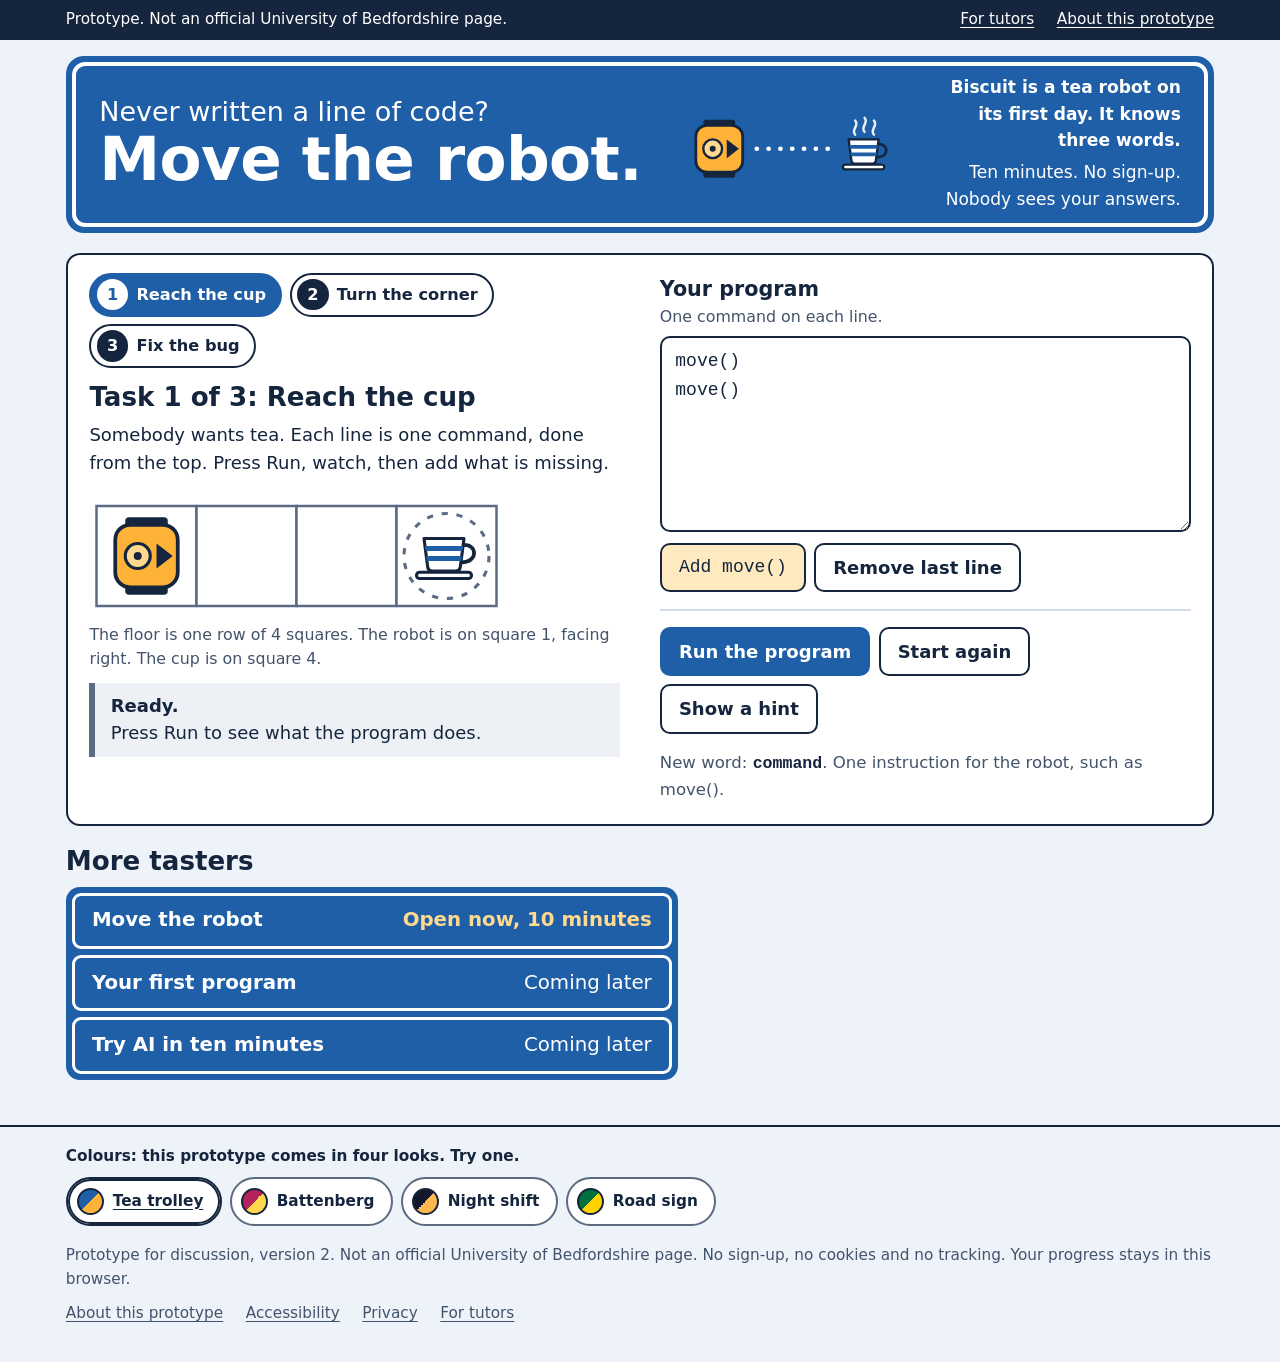
<file: tech-taster/index.html>
<!DOCTYPE html>
<html lang="en-GB">
<head>
  <meta charset="utf-8">
  <meta name="viewport" content="width=device-width, initial-scale=1">
  <title>Move the robot: a ten-minute tech taster (prototype)</title>
  <meta name="description" content="Never written a line of code? Send a tea robot across the room with a few commands. Ten minutes, no sign-up. A prototype for discussion.">
  <meta name="robots" content="noindex">
  <link rel="icon" href="data:image/svg+xml,%3Csvg xmlns='http://www.w3.org/2000/svg' viewBox='0 0 64 64'%3E%3Crect width='64' height='64' rx='14' fill='%231f5fa8'/%3E%3Crect x='14' y='14' width='36' height='36' rx='9' fill='%23ffb238'/%3E%3Cpath d='M30 22l14 10-14 10z' fill='%2314253d'/%3E%3C/svg%3E">
  <link rel="stylesheet" href="css/site.css">
  <script src="js/look.js"></script>
</head>
<body>
  <a class="skip" href="#main">Skip to the task</a>

  <header class="strip">
    <div class="wrap strip-inner">
      <p>Prototype. Not an official University of Bedfordshire page.</p>
      <nav aria-label="About this site">
        <a href="tutors.html">For tutors</a>
        <a href="about.html">About this prototype</a>
      </nav>
    </div>
  </header>

  <main id="main" class="wrap page" tabindex="-1">

    <section class="sign" aria-labelledby="page-title">
      <div class="sign-face">
        <h1 id="page-title">
          <span class="sign-ask">Never written a line of code?</span>
          <span class="sign-do">Move the robot.</span>
        </h1>

        <!-- A picture of the story: the robot, the way across the room, and the cup. -->
        <svg class="sign-picture" viewBox="0 0 240 92" aria-hidden="true" focusable="false">
          <path class="sign-route" d="M 84 52 H 160"/>
          <g transform="translate(44 52)">
            <rect class="robot-wheel" x="-17" y="-31" width="34" height="9" rx="3"/>
            <rect class="robot-wheel" x="-17" y="22" width="34" height="9" rx="3"/>
            <rect class="robot-body" x="-25" y="-25" width="50" height="50" rx="12"/>
            <circle class="robot-lid" cx="-7" cy="0" r="10"/>
            <circle class="robot-knob" cx="-7" cy="0" r="3.2"/>
            <path class="robot-nose" d="M 8 -10 L 21 0 L 8 10 Z"/>
          </g>
          <g transform="translate(198 50)">
            <rect class="cup-saucer" x="-22" y="19" width="44" height="5" rx="2.5"/>
            <path class="cup-handle" d="M 16 -3 C 27 -3 27 11 14.4 11"/>
            <path class="cup-body" d="M -16 -8 H 16 L 13 15 Q 12.6 18 9.6 18 H -9.6 Q -12.6 18 -13 15 Z"/>
            <path class="cup-stripe" d="M -15.2 -2 H 15.2 L 14.7 2 H -14.7 Z"/>
            <path class="cup-stripe" d="M -14.2 6 H 14.2 L 13.7 10 H -13.7 Z"/>
            <g class="steam">
              <path d="M -9 -13 c -5 -5 5 -10 0 -15"/>
              <path d="M 1 -16 c -5 -5 5 -10 0 -15"/>
              <path d="M 11 -13 c -5 -5 5 -10 0 -15"/>
            </g>
          </g>
        </svg>

        <div class="sign-side">
          <p class="sign-story">Biscuit is a tea robot on its first day. It knows three words.</p>
          <p class="sign-promise">Ten minutes. No sign-up. Nobody sees your answers.</p>
        </div>
      </div>
    </section>

    <noscript>
      <p class="notice">This taster needs JavaScript to move the robot. Turn JavaScript on in your browser, then load the page again.</p>
    </noscript>

    <section class="bench" aria-labelledby="task-title">

      <div class="bench-see">
        <nav class="steps" aria-label="Tasks">
          <ol id="steps"></ol>
        </nav>
        <h2 id="task-title" tabindex="-1"></h2>
        <p id="task-intro"></p>
        <div id="world" class="world"></div>
        <p id="world-description" class="world-description"></p>
        <div id="result" class="result" role="status">
          <strong id="result-title"></strong>
          <span id="result-detail"></span>
          <span id="trace" class="trace" aria-hidden="true"></span>
        </div>
        <button type="button" id="next" class="button button-main button-next" hidden></button>
      </div>

      <div class="bench-do">
        <label for="code">Your program</label>
        <p id="code-help" class="help">One command on each line.</p>
        <textarea id="code" class="code-box" rows="6" spellcheck="false" autocapitalize="off" autocomplete="off" autocorrect="off" aria-describedby="code-help"></textarea>
        <div class="adders" role="group" aria-label="Change the program without typing">
          <span id="adder-buttons"></span>
          <button type="button" id="remove-last" class="button">Remove last line</button>
        </div>
        <p id="note" class="visually-hidden" role="status"></p>
        <div class="actions">
          <button type="button" id="run" class="button button-main">Run the program</button>
          <button type="button" id="reset" class="button">Start again</button>
          <button type="button" id="hint" class="button">Show a hint</button>
        </div>
        <p id="hint-text" class="hint" role="status" hidden></p>
        <p class="word">New word: <strong id="word-term"></strong>. <span id="word-meaning"></span></p>
        <p id="real-life" class="real-life" role="status" hidden></p>
      </div>

    </section>

    <section id="finish" class="finish" aria-labelledby="finish-title" hidden>
      <h2 id="finish-title" tabindex="-1">You wrote three programs.</h2>
      <p>Biscuit delivered every cup, and you did the thinking. You gave a machine instructions in a language it understands. You found a bug and you fixed it. Every programmer started the same way.</p>
      <h3>Three words you now know</h3>
      <dl class="words">
        <div>
          <dt>command</dt>
          <dd>One instruction, such as <code>move()</code>.</dd>
        </div>
        <div>
          <dt>program</dt>
          <dd>A list of commands. The computer does them in order, from the top.</dd>
        </div>
        <div>
          <dt>bug</dt>
          <dd>A mistake in a program. Finding and fixing it is called debugging.</dd>
        </div>
      </dl>
      <h3>What next</h3>
      <p class="placeholder">This part is a placeholder. In a real version your next step would go here: course information, an open day, or a route through a local college.</p>
      <button type="button" id="again" class="button">Do the tasks again</button>
    </section>

    <section class="routes" aria-labelledby="routes-title">
      <h2 id="routes-title">More tasters</h2>
      <ul class="fingerpost">
        <li><span class="route-name">Move the robot</span> <span class="route-state route-open">Open now, 10 minutes</span></li>
        <li><span class="route-name">Your first program</span> <span class="route-state">Coming later</span></li>
        <li><span class="route-name">Try AI in ten minutes</span> <span class="route-state">Coming later</span></li>
      </ul>
    </section>

  </main>

  <footer class="foot">
    <div class="wrap">
      <div class="looks" role="group" aria-labelledby="looks-title">
        <p id="looks-title" class="looks-title">Colours: this prototype comes in four looks. Try one.</p>
        <button type="button" class="look-choice" data-look-choice="tea" aria-pressed="true"><span class="swatch swatch-tea" aria-hidden="true"></span>Tea trolley</button>
        <button type="button" class="look-choice" data-look-choice="battenberg" aria-pressed="false"><span class="swatch swatch-battenberg" aria-hidden="true"></span>Battenberg</button>
        <button type="button" class="look-choice" data-look-choice="night" aria-pressed="false"><span class="swatch swatch-night" aria-hidden="true"></span>Night shift</button>
        <button type="button" class="look-choice" data-look-choice="sign" aria-pressed="false"><span class="swatch swatch-sign" aria-hidden="true"></span>Road sign</button>
      </div>
      <p>Prototype for discussion, version 2. Not an official University of Bedfordshire page. No sign-up, no cookies and no tracking. Your progress stays in this browser.</p>
      <nav class="foot-links" aria-label="More about this site">
        <a href="about.html">About this prototype</a>
        <a href="about.html#accessibility">Accessibility</a>
        <a href="about.html#privacy">Privacy</a>
        <a href="tutors.html">For tutors</a>
      </nav>
    </div>
  </footer>

  <script src="js/engine.js"></script>
  <script src="js/tasks.js"></script>
  <script src="js/app.js"></script>
</body>
</html>
</file>
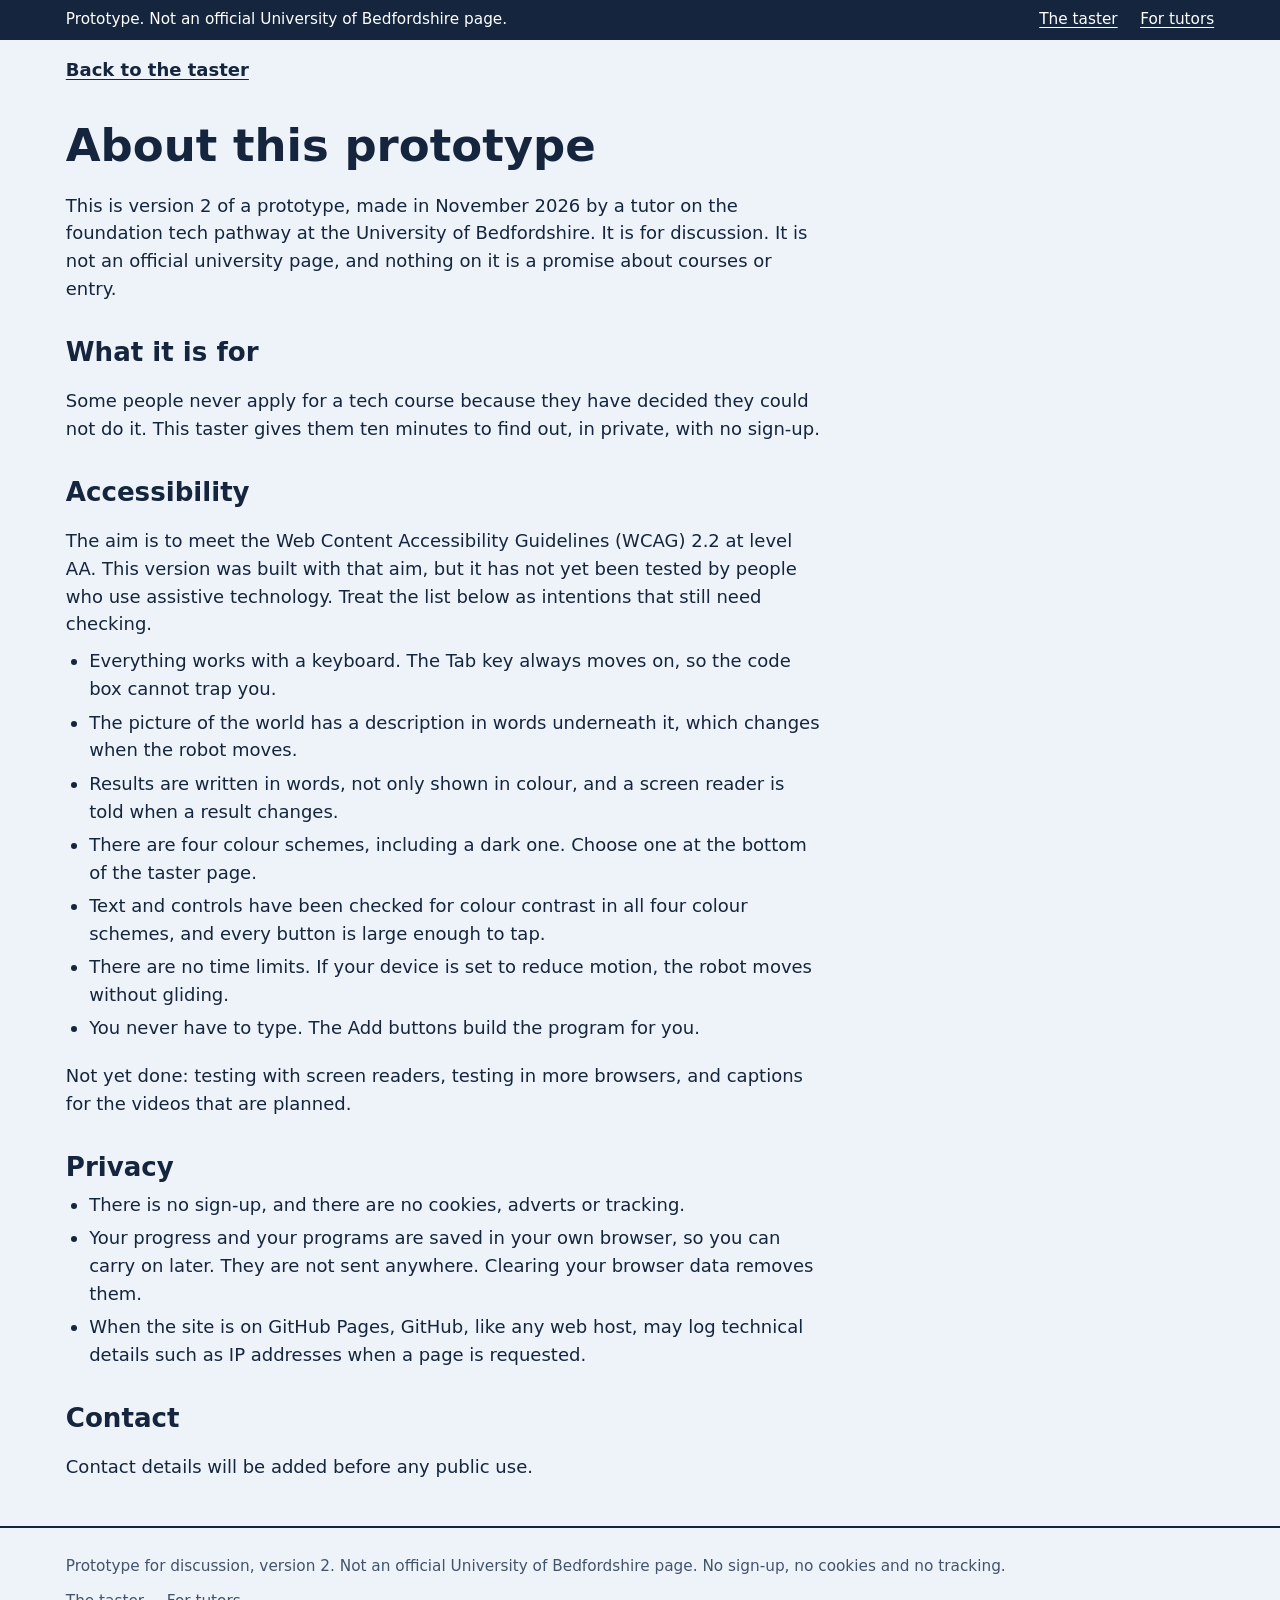
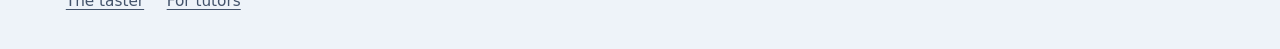
<file: tech-taster/about.html>
<!DOCTYPE html>
<html lang="en-GB">
<head>
  <meta charset="utf-8">
  <meta name="viewport" content="width=device-width, initial-scale=1">
  <title>About this prototype: accessibility and privacy (tech taster)</title>
  <meta name="robots" content="noindex">
  <link rel="icon" href="data:image/svg+xml,%3Csvg xmlns='http://www.w3.org/2000/svg' viewBox='0 0 64 64'%3E%3Crect width='64' height='64' rx='14' fill='%231f5fa8'/%3E%3Crect x='14' y='14' width='36' height='36' rx='9' fill='%23ffb238'/%3E%3Cpath d='M30 22l14 10-14 10z' fill='%2314253d'/%3E%3C/svg%3E">
  <link rel="stylesheet" href="css/site.css">
  <script src="js/look.js"></script>
</head>
<body>
  <a class="skip" href="#main">Skip to the text</a>

  <header class="strip">
    <div class="wrap strip-inner">
      <p>Prototype. Not an official University of Bedfordshire page.</p>
      <nav aria-label="About this site">
        <a href="index.html">The taster</a>
        <a href="tutors.html">For tutors</a>
      </nav>
    </div>
  </header>

  <main id="main" class="wrap page prose" tabindex="-1">
    <a class="back" href="index.html">Back to the taster</a>

    <h1>About this prototype</h1>
    <p>This is version 2 of a prototype, made in November 2026 by a tutor on the foundation tech pathway at the University of Bedfordshire. It is for discussion. It is not an official university page, and nothing on it is a promise about courses or entry.</p>

    <h2>What it is for</h2>
    <p>Some people never apply for a tech course because they have decided they could not do it. This taster gives them ten minutes to find out, in private, with no sign-up.</p>

    <h2 id="accessibility">Accessibility</h2>
    <p>The aim is to meet the Web Content Accessibility Guidelines (WCAG) 2.2 at level AA. This version was built with that aim, but it has not yet been tested by people who use assistive technology. Treat the list below as intentions that still need checking.</p>
    <ul>
      <li>Everything works with a keyboard. The Tab key always moves on, so the code box cannot trap you.</li>
      <li>The picture of the world has a description in words underneath it, which changes when the robot moves.</li>
      <li>Results are written in words, not only shown in colour, and a screen reader is told when a result changes.</li>
      <li>There are four colour schemes, including a dark one. Choose one at the bottom of the taster page.</li>
      <li>Text and controls have been checked for colour contrast in all four colour schemes, and every button is large enough to tap.</li>
      <li>There are no time limits. If your device is set to reduce motion, the robot moves without gliding.</li>
      <li>You never have to type. The Add buttons build the program for you.</li>
    </ul>
    <p>Not yet done: testing with screen readers, testing in more browsers, and captions for the videos that are planned.</p>

    <h2 id="privacy">Privacy</h2>
    <ul>
      <li>There is no sign-up, and there are no cookies, adverts or tracking.</li>
      <li>Your progress and your programs are saved in your own browser, so you can carry on later. They are not sent anywhere. Clearing your browser data removes them.</li>
      <li>When the site is on GitHub Pages, GitHub, like any web host, may log technical details such as IP addresses when a page is requested.</li>
    </ul>

    <h2>Contact</h2>
    <p>Contact details will be added before any public use.</p>
  </main>

  <footer class="foot">
    <div class="wrap">
      <p>Prototype for discussion, version 2. Not an official University of Bedfordshire page. No sign-up, no cookies and no tracking.</p>
      <nav class="foot-links" aria-label="More about this site">
        <a href="index.html">The taster</a>
        <a href="tutors.html">For tutors</a>
      </nav>
    </div>
  </footer>
</body>
</html>
</file>
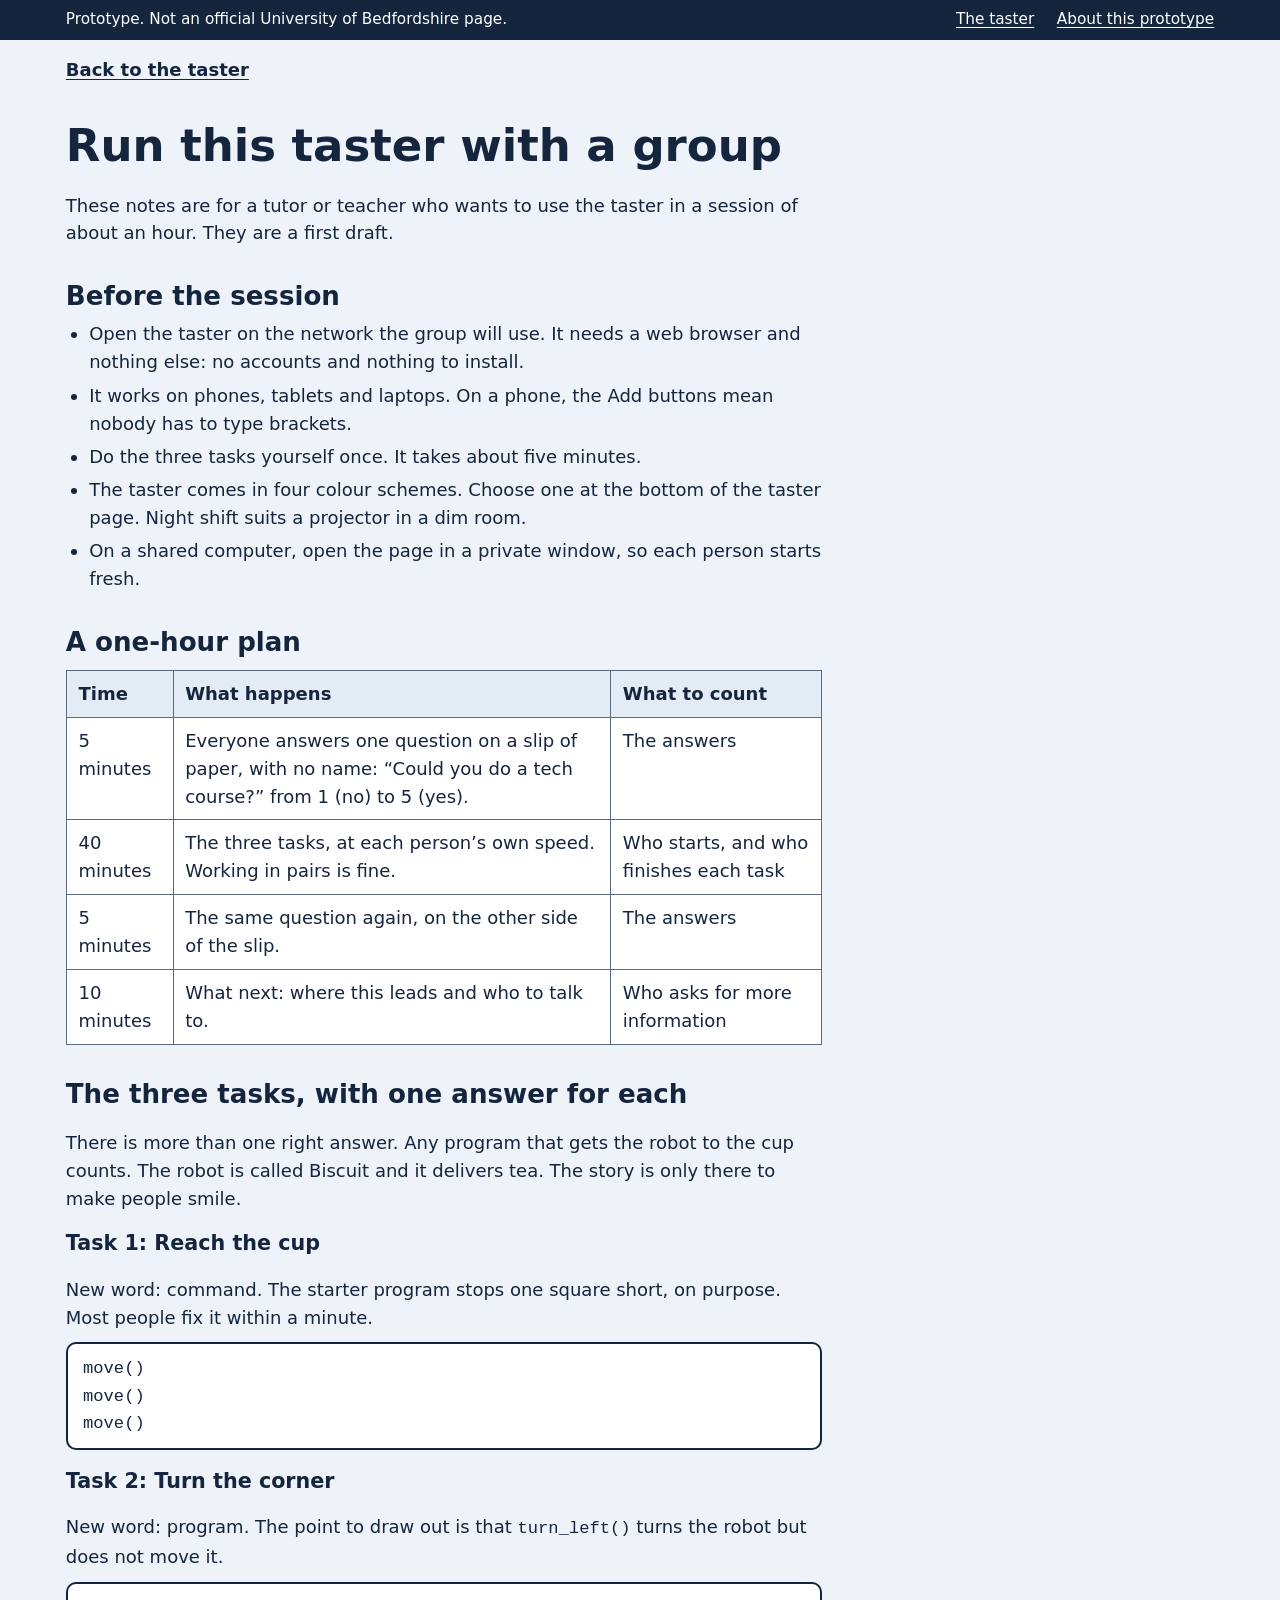
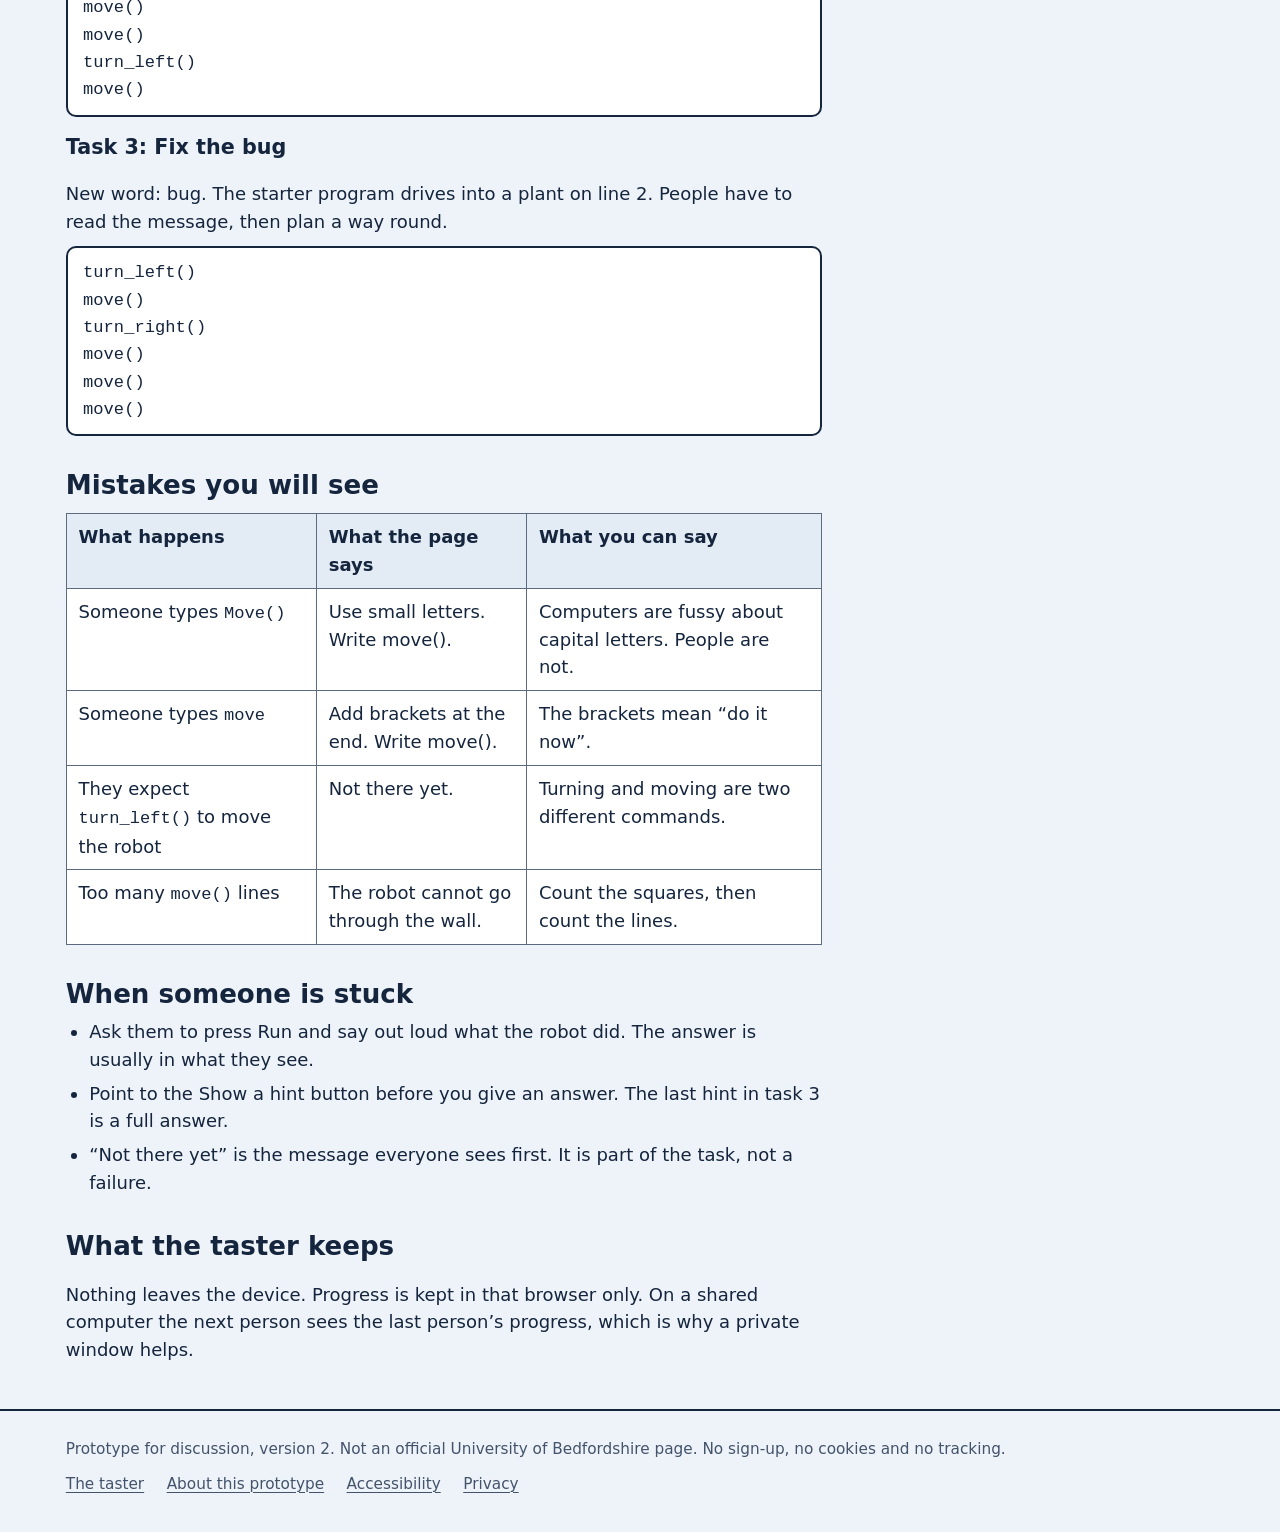
<file: tech-taster/tutors.html>
<!DOCTYPE html>
<html lang="en-GB">
<head>
  <meta charset="utf-8">
  <meta name="viewport" content="width=device-width, initial-scale=1">
  <title>For tutors: run the robot taster with a group (prototype)</title>
  <meta name="robots" content="noindex">
  <link rel="icon" href="data:image/svg+xml,%3Csvg xmlns='http://www.w3.org/2000/svg' viewBox='0 0 64 64'%3E%3Crect width='64' height='64' rx='14' fill='%231f5fa8'/%3E%3Crect x='14' y='14' width='36' height='36' rx='9' fill='%23ffb238'/%3E%3Cpath d='M30 22l14 10-14 10z' fill='%2314253d'/%3E%3C/svg%3E">
  <link rel="stylesheet" href="css/site.css">
  <script src="js/look.js"></script>
</head>
<body>
  <a class="skip" href="#main">Skip to the notes</a>

  <header class="strip">
    <div class="wrap strip-inner">
      <p>Prototype. Not an official University of Bedfordshire page.</p>
      <nav aria-label="About this site">
        <a href="index.html">The taster</a>
        <a href="about.html">About this prototype</a>
      </nav>
    </div>
  </header>

  <main id="main" class="wrap page prose" tabindex="-1">
    <a class="back" href="index.html">Back to the taster</a>

    <h1>Run this taster with a group</h1>
    <p>These notes are for a tutor or teacher who wants to use the taster in a session of about an hour. They are a first draft.</p>

    <h2>Before the session</h2>
    <ul>
      <li>Open the taster on the network the group will use. It needs a web browser and nothing else: no accounts and nothing to install.</li>
      <li>It works on phones, tablets and laptops. On a phone, the Add buttons mean nobody has to type brackets.</li>
      <li>Do the three tasks yourself once. It takes about five minutes.</li>
      <li>The taster comes in four colour schemes. Choose one at the bottom of the taster page. Night shift suits a projector in a dim room.</li>
      <li>On a shared computer, open the page in a private window, so each person starts fresh.</li>
    </ul>

    <h2>A one-hour plan</h2>
    <table>
      <thead>
        <tr>
          <th scope="col">Time</th>
          <th scope="col">What happens</th>
          <th scope="col">What to count</th>
        </tr>
      </thead>
      <tbody>
        <tr>
          <td>5 minutes</td>
          <td>Everyone answers one question on a slip of paper, with no name: “Could you do a tech course?” from 1 (no) to 5 (yes).</td>
          <td>The answers</td>
        </tr>
        <tr>
          <td>40 minutes</td>
          <td>The three tasks, at each person’s own speed. Working in pairs is fine.</td>
          <td>Who starts, and who finishes each task</td>
        </tr>
        <tr>
          <td>5 minutes</td>
          <td>The same question again, on the other side of the slip.</td>
          <td>The answers</td>
        </tr>
        <tr>
          <td>10 minutes</td>
          <td>What next: where this leads and who to talk to.</td>
          <td>Who asks for more information</td>
        </tr>
      </tbody>
    </table>

    <h2>The three tasks, with one answer for each</h2>
    <p>There is more than one right answer. Any program that gets the robot to the cup counts. The robot is called Biscuit and it delivers tea. The story is only there to make people smile.</p>

    <h3>Task 1: Reach the cup</h3>
    <p>New word: command. The starter program stops one square short, on purpose. Most people fix it within a minute.</p>
<pre>move()
move()
move()</pre>

    <h3>Task 2: Turn the corner</h3>
    <p>New word: program. The point to draw out is that <code>turn_left()</code> turns the robot but does not move it.</p>
<pre>move()
move()
turn_left()
move()</pre>

    <h3>Task 3: Fix the bug</h3>
    <p>New word: bug. The starter program drives into a plant on line 2. People have to read the message, then plan a way round.</p>
<pre>turn_left()
move()
turn_right()
move()
move()
move()</pre>

    <h2>Mistakes you will see</h2>
    <table>
      <thead>
        <tr>
          <th scope="col">What happens</th>
          <th scope="col">What the page says</th>
          <th scope="col">What you can say</th>
        </tr>
      </thead>
      <tbody>
        <tr>
          <td>Someone types <code>Move()</code></td>
          <td>Use small letters. Write move().</td>
          <td>Computers are fussy about capital letters. People are not.</td>
        </tr>
        <tr>
          <td>Someone types <code>move</code></td>
          <td>Add brackets at the end. Write move().</td>
          <td>The brackets mean “do it now”.</td>
        </tr>
        <tr>
          <td>They expect <code>turn_left()</code> to move the robot</td>
          <td>Not there yet.</td>
          <td>Turning and moving are two different commands.</td>
        </tr>
        <tr>
          <td>Too many <code>move()</code> lines</td>
          <td>The robot cannot go through the wall.</td>
          <td>Count the squares, then count the lines.</td>
        </tr>
      </tbody>
    </table>

    <h2>When someone is stuck</h2>
    <ul>
      <li>Ask them to press Run and say out loud what the robot did. The answer is usually in what they see.</li>
      <li>Point to the Show a hint button before you give an answer. The last hint in task 3 is a full answer.</li>
      <li>“Not there yet” is the message everyone sees first. It is part of the task, not a failure.</li>
    </ul>

    <h2>What the taster keeps</h2>
    <p>Nothing leaves the device. Progress is kept in that browser only. On a shared computer the next person sees the last person’s progress, which is why a private window helps.</p>
  </main>

  <footer class="foot">
    <div class="wrap">
      <p>Prototype for discussion, version 2. Not an official University of Bedfordshire page. No sign-up, no cookies and no tracking.</p>
      <nav class="foot-links" aria-label="More about this site">
        <a href="index.html">The taster</a>
        <a href="about.html">About this prototype</a>
        <a href="about.html#accessibility">Accessibility</a>
        <a href="about.html#privacy">Privacy</a>
      </nav>
    </div>
  </footer>
</body>
</html>
</file>
<file: tech-taster/css/site.css>
/*
  Tech taster, version 2 (prototype)
  ----------------------------------
  Every colour on the site comes from the variables in part 1. A "look" is one
  block of those variables. There are four looks, and js/look.js chooses one by
  setting data-look on the <html> element:

    tea         blue-and-white china with tea amber (the default)
    battenberg  pink and yellow, like the cake
    night       dark, for a dim room or a projector
    sign        the green road sign from version 1

  None of them uses the university's colours, because this is not a university page.

  Order of this file:
    1. the four looks, then fonts and basics
    2. page frame (top strip, footer, colour chooser)
    3. the sign (headline, story and picture)
    4. the bench (floor, code box, buttons, result)
    5. finish panel and the list of tasters
    6. the two text pages (For tutors, About)
*/

/* ---------- 1. The four looks ---------- */

/* Tea trolley: the default. It is used when no other look is chosen. */
:root {
  --hero-bg: #1f5fa8;      /* the headline sign: china blue */
  --hero-ink: #ffffff;
  --hero-rim: #ffffff;
  --hero-accent: #ffd98f;

  --brand: #1f5fa8;        /* main buttons and the open task */
  --brand-dark: #174a85;
  --on-brand: #ffffff;
  --accent: #ffb238;       /* tea amber: highlights and half of the focus ring */
  --on-accent: #14253d;

  --ink: #14253d;          /* text */
  --ink-soft: #43536b;     /* secondary text */
  --line: #5c6b82;         /* borders and grid lines: at least 3:1 on the floor */
  --rule: #d3dcea;         /* soft dividing lines */

  --paper: #eef3f9;        /* page background */
  --panel: #ffffff;        /* cards */
  --panel-soft: #e3ebf5;   /* a card when the pointer is over it, table headings */
  --field: #ffffff;        /* the code box */

  --strip-bg: #14253d;
  --strip-ink: #ffffff;

  --chip: #ffe9bf;         /* the Add buttons */
  --chip-hover: #ffd98f;
  --hint-bg: #fff7e6;

  --result-bg: #edf1f6;
  --ok: #1a7f4b;
  --ok-ink: #0f5c35;
  --ok-bg: #e0f3e8;
  --warn: #8a5a00;
  --warn-bg: #fcf2d9;
  --bad: #b3261e;
  --bad-bg: #fbe9e7;

  --tile: #ffffff;         /* one square of the floor */
  --goal-tint: #d9f0e2;
  --robot-body: #ffb238;
  --robot-lid: #ffd98f;
  --robot-ink: #14253d;
  --robot-wheel: #14253d;
  --shape-ink: #14253d;    /* outlines of the small pictures */
  --cup: #ffffff;
  --cup-stripe: #1f5fa8;
  --leaf: #2e8b57;
  --pot: #c9713c;
  --steam: #5c6b82;
  --flag: #d4351c;
  --rock: #7b8790;

  --font-sign: "Gill Sans Nova", "Gill Sans", "Gill Sans MT", Seravek, "Trebuchet MS", Calibri, system-ui, sans-serif;
  --font-body: system-ui, -apple-system, "Segoe UI", Roboto, "Helvetica Neue", Arial, sans-serif;
  --font-code: ui-monospace, "SF Mono", "Cascadia Mono", Consolas, "Liberation Mono", Menlo, monospace;

  --radius: 10px;
}

/* Battenberg: pink and yellow. Only the colours that differ are listed. */
[data-look="battenberg"] {
  --hero-bg: #b4235a;
  --hero-rim: #ffd84d;
  --hero-accent: #ffd84d;

  --brand: #b4235a;
  --brand-dark: #8f1a47;
  --accent: #ffd84d;
  --on-accent: #2b1220;

  --ink: #2b1220;
  --ink-soft: #5a3f4d;
  --line: #7a5f6c;
  --rule: #ecd5de;

  --paper: #fbf1f4;
  --panel-soft: #f6e3ea;

  --strip-bg: #2b1220;

  --chip: #fff0b3;
  --chip-hover: #ffe680;
  --hint-bg: #fff9e0;
  --result-bg: #f5eef1;

  --goal-tint: #dff3e6;
  --robot-body: #ffd84d;
  --robot-lid: #fff0b3;
  --robot-ink: #2b1220;
  --robot-wheel: #2b1220;
  --shape-ink: #2b1220;
  --cup-stripe: #b4235a;
  --steam: #7a5f6c;
}

/* Night shift: light text on dark panels. */
[data-look="night"] {
  --hero-bg: #2b3a8c;
  --hero-rim: #ffb84d;
  --hero-accent: #ffc978;

  --brand: #ffb84d;
  --brand-dark: #ffc978;
  --on-brand: #12172b;
  --accent: #ffb84d;
  --on-accent: #12172b;

  --ink: #f2f4ff;
  --ink-soft: #c3c9e6;
  --line: #8f98c7;
  --rule: #343d6b;

  --paper: #12172b;
  --panel: #1c2340;
  --panel-soft: #283058;
  --field: #12172b;

  --strip-bg: #0b0f1f;
  --strip-ink: #f2f4ff;

  --chip: #4a3a12;
  --chip-hover: #5c4a1a;
  --hint-bg: #262d52;

  --result-bg: #232b4f;
  --ok: #5fd39a;
  --ok-ink: #8ff0bd;
  --ok-bg: #153a2b;
  --warn: #ffc65c;
  --warn-bg: #3d3010;
  --bad: #ff8a80;
  --bad-bg: #45191a;

  --tile: #262d52;
  --goal-tint: #1d4a37;
  --robot-body: #ffb84d;
  --robot-lid: #ffd699;
  --robot-ink: #12172b;
  --robot-wheel: #8f98c7;
  --shape-ink: #12172b;
  --cup: #f2f4ff;
  --cup-stripe: #2b3a8c;
  --leaf: #4fbf85;
  --pot: #d98b5f;
  --steam: #c3c9e6;
  --flag: #ff8a80;
  --rock: #8f98c7;
}

/* Road sign: the look of version 1. */
[data-look="sign"] {
  --hero-bg: #00703c;
  --hero-accent: #ffe14d;

  --brand: #00703c;
  --brand-dark: #00552d;
  --accent: #ffd200;
  --on-accent: #10231a;

  --ink: #10231a;
  --ink-soft: #3f5148;
  --line: #5f7168;
  --rule: #d5ddd8;

  --paper: #f1f4f2;
  --panel-soft: #e4ebe6;

  --strip-bg: #10231a;

  --chip: #fff4b8;
  --chip-hover: #ffe97a;
  --hint-bg: #fffbe6;
  --result-bg: #eef1ef;
  --ok: #00703c;
  --ok-ink: #00552d;
  --ok-bg: #e1f2e8;

  --goal-tint: #d7efe1;
  --robot-body: #ffd200;
  --robot-lid: #fff4b8;
  --robot-ink: #10231a;
  --robot-wheel: #10231a;
  --shape-ink: #10231a;
  --cup-stripe: #00703c;
  --steam: #5f7168;
}

/* ---------- Basics ---------- */

*,
*::before,
*::after {
  box-sizing: border-box;
}

html {
  font-size: 112.5%; /* 18px: comfortable for reading in a second language */
  -webkit-text-size-adjust: 100%;
}

body {
  margin: 0;
  background: var(--paper);
  color: var(--ink);
  font-family: var(--font-body);
  line-height: 1.55;
}

h1,
h2,
h3 {
  margin: 0;
  font-family: var(--font-sign);
  font-weight: 600;
  line-height: 1.15;
}

h2 {
  font-size: 1.45rem;
}

h3 {
  margin-top: 1.25rem;
  font-size: 1.15rem;
}

p {
  margin: 0.5rem 0 0;
}

a {
  color: inherit;
  text-decoration-thickness: 0.08em;
  text-underline-offset: 0.18em;
}

code {
  font-family: var(--font-code);
  font-size: 0.95em;
}

[hidden] {
  display: none !important;
}

/* One focus ring for everything. It has two colours, so one of them always shows. */
:focus-visible {
  outline: 3px solid var(--ink);
  outline-offset: 2px;
  box-shadow: 0 0 0 2px var(--accent);
}

.visually-hidden {
  position: absolute;
  width: 1px;
  height: 1px;
  overflow: hidden;
  clip: rect(0 0 0 0);
  white-space: nowrap;
}

.wrap {
  max-width: 66rem;
  margin: 0 auto;
  padding: 0 1.1rem;
}

.skip {
  position: absolute;
  top: -5rem;
  left: 0.75rem;
  z-index: 10;
  padding: 0.5rem 0.9rem;
  background: var(--accent);
  color: var(--on-accent);
  font-weight: 600;
}

.skip:focus {
  top: 0;
}

/* ---------- 2. Page frame ---------- */

.strip {
  background: var(--strip-bg);
  color: var(--strip-ink);
  font-size: 0.85rem;
}

.strip-inner {
  display: flex;
  flex-wrap: wrap;
  align-items: center;
  justify-content: space-between;
  gap: 0.2rem 1.5rem;
  padding-top: 0.45rem;
  padding-bottom: 0.45rem;
}

.strip p {
  margin: 0;
}

.strip nav {
  display: flex;
  flex-wrap: wrap;
  gap: 0.2rem 1.25rem;
}

.wrap.page {
  padding-top: 0.9rem;
  padding-bottom: 2.5rem;
}

.page:focus {
  outline: none; /* the page itself only takes focus from the skip link */
  box-shadow: none;
}

.page > * + * {
  margin-top: 1.1rem;
}

.foot {
  border-top: 2px solid var(--ink);
  padding: 1rem 0 2rem;
  color: var(--ink-soft);
  font-size: 0.85rem;
}

.foot-links {
  display: flex;
  flex-wrap: wrap;
  gap: 0.3rem 1.25rem;
  margin-top: 0.6rem;
}

.notice {
  margin: 0;
  padding: 0.7rem 0.9rem;
  background: var(--chip);
  border: 2px solid var(--ink);
  border-radius: var(--radius);
}

/* The colour chooser in the footer */

.looks {
  display: flex;
  flex-wrap: wrap;
  align-items: center;
  gap: 0.45rem;
  margin-bottom: 1rem;
}

.looks-title {
  flex-basis: 100%;
  margin: 0;
  color: var(--ink);
  font-weight: 600;
}

.look-choice {
  display: inline-flex;
  align-items: center;
  gap: 0.5rem;
  min-height: 2.75rem;
  padding: 0.3rem 0.9rem 0.3rem 0.5rem;
  background: var(--panel);
  color: var(--ink);
  border: 2px solid var(--line);
  border-radius: 999px;
  font: inherit;
  font-weight: 600;
  cursor: pointer;
}

.look-choice:hover {
  background: var(--panel-soft);
}

/* The look in use has a heavier border, and its name is underlined. */
.look-choice[aria-pressed="true"] {
  border-color: var(--ink);
  box-shadow: inset 0 0 0 2px var(--ink);
  text-decoration: underline;
  text-underline-offset: 0.2em;
}

.swatch {
  width: 1.5rem;
  height: 1.5rem;
  border: 2px solid var(--ink);
  border-radius: 50%;
}

/* Each dot shows its own look's colours, whichever look is in use. */
.swatch-tea {
  background: linear-gradient(135deg, #1f5fa8 50%, #ffb238 50%);
}

.swatch-battenberg {
  background: linear-gradient(135deg, #b4235a 50%, #ffd84d 50%);
}

.swatch-night {
  background: linear-gradient(135deg, #12172b 50%, #ffb84d 50%);
}

.swatch-sign {
  background: linear-gradient(135deg, #00703c 50%, #ffd200 50%);
}

/* ---------- 3. The sign ---------- */

.sign {
  padding: 6px;
  background: var(--hero-bg);
  color: var(--hero-ink);
  border-radius: 18px;
}

.sign-face {
  padding: 0.65rem 1.2rem 0.8rem;
  border: 4px solid var(--hero-rim);
  border-radius: 13px;
}

.sign-ask {
  display: block;
  font-size: clamp(1.15rem, 2.4vw, 1.5rem);
  font-weight: 500;
}

.sign-do {
  display: block;
  font-size: clamp(2.3rem, 6vw, 3.4rem);
  line-height: 1.04;
  letter-spacing: -0.01em;
}

.sign-story,
.sign-promise {
  margin: 0.3rem 0 0;
}

.sign-story {
  font-weight: 600;
}

/* The picture is decoration, so it only appears where there is room for it. */
.sign-picture {
  display: none;
}

.sign-route {
  fill: none;
  stroke: var(--hero-ink);
  stroke-width: 5;
  stroke-linecap: round;
  stroke-dasharray: 0.1 12.5;
}

.sign-picture .steam path {
  stroke: var(--hero-ink);
  opacity: 0.9;
}

/* On a wide screen the story sits beside the headline, which keeps the sign short
   so the floor, the code box and the result all fit on one laptop screen. */
@media (min-width: 56rem) {
  .sign-face {
    display: flex;
    align-items: center;
    justify-content: space-between;
    gap: 2rem;
    padding: 0.45rem 1.3rem 0.6rem;
  }

  .sign-face h1 {
    flex: none; /* the headline keeps its full width and stays on one line */
  }

  .sign-side {
    flex: 0 1 23rem;
    font-size: 0.95rem;
    text-align: right;
  }

  .sign-story {
    margin-top: 0;
  }
}

@media (min-width: 68rem) {
  .sign-picture {
    display: block;
    flex: none;
    width: 12.5rem;
    height: auto;
  }
}

/* On a phone the sign and the top strip shrink so the robot is on the first screen. */
@media (max-width: 40rem) {
  .strip nav {
    display: none; /* the same links are in the footer */
  }

  .sign-face {
    padding: 0.45rem 0.9rem 0.6rem;
  }

  .sign-do {
    font-size: 2.1rem;
  }

  .sign-story,
  .sign-promise {
    font-size: 0.92rem;
  }

  .sign-promise {
    margin-top: 0.1rem;
  }

  .step:not([aria-current="step"]) {
    padding-right: 0.3rem;
  }

  .step:not([aria-current="step"]) .step-label {
    position: absolute;
    width: 1px;
    height: 1px;
    overflow: hidden;
    clip: rect(0 0 0 0);
    white-space: nowrap;
  }
}

/* ---------- 4. The bench ---------- */

.bench {
  display: grid;
  gap: 1.2rem 2.2rem;
  padding: 1rem 1.2rem 1.2rem;
  background: var(--panel);
  border: 2px solid var(--ink);
  border-radius: 14px;
}

@media (min-width: 56rem) {
  .bench {
    grid-template-columns: minmax(0, 1fr) minmax(0, 1fr);
    align-items: start;
  }
}

/* The three task buttons */

.steps ol {
  display: flex;
  flex-wrap: wrap;
  gap: 0.4rem;
  margin: 0 0 0.8rem;
  padding: 0;
  list-style: none;
}

.step {
  display: inline-flex;
  align-items: center;
  gap: 0.45rem;
  min-height: 2.45rem;
  padding: 0.2rem 0.8rem 0.2rem 0.3rem;
  background: var(--panel);
  color: var(--ink);
  border: 2px solid var(--ink);
  border-radius: 999px;
  font: inherit;
  font-size: 0.9rem;
  font-weight: 600;
  cursor: pointer;
}

.step:hover {
  background: var(--panel-soft);
}

.step-number {
  display: inline-flex;
  align-items: center;
  justify-content: center;
  width: 1.75rem;
  height: 1.75rem;
  background: var(--ink);
  color: var(--panel);
  border-radius: 50%;
  font-family: var(--font-sign);
}

.step.is-done .step-number {
  background: var(--ok);
}

.step[aria-current="step"] {
  background: var(--brand);
  border-color: var(--brand);
  color: var(--on-brand);
}

.step[aria-current="step"] .step-number {
  background: var(--on-brand);
  color: var(--brand);
}

/* The floor and the small pictures on it */

.world {
  margin-top: 0.5rem;
  scroll-margin-top: 0.75rem;
}

.world svg {
  display: block;
  width: 100%;
  height: auto;
}

.tile {
  fill: var(--tile);
  stroke: var(--line);
  stroke-width: 2;
}

.world.is-complete .tile-goal {
  fill: var(--goal-tint);
}

.goal-ring {
  fill: none;
  stroke: var(--line);
  stroke-width: 2.5;
  stroke-dasharray: 5 7;
}

.world.is-complete .goal-ring {
  stroke: var(--ok);
  stroke-width: 4;
  stroke-dasharray: none;
}

.robot {
  transition: transform 0.38s ease;
}

.robot.is-jumping {
  transition: none;
}

.robot-body {
  fill: var(--robot-body);
  stroke: var(--robot-ink);
  stroke-width: 3;
}

.robot-lid {
  fill: var(--robot-lid);
  stroke: var(--robot-ink);
  stroke-width: 2.5;
}

.robot-knob,
.robot-nose {
  fill: var(--robot-ink);
}

.robot-wheel {
  fill: var(--robot-wheel);
}

.cup-body,
.cup-saucer {
  fill: var(--cup);
  stroke: var(--shape-ink);
  stroke-width: 2.5;
  stroke-linejoin: round;
}

.cup-handle {
  fill: none;
  stroke: var(--shape-ink);
  stroke-width: 3;
  stroke-linecap: round;
}

.cup-stripe {
  fill: var(--cup-stripe);
}

.plant-leaf {
  fill: var(--leaf);
  stroke: var(--shape-ink);
  stroke-width: 2.5;
  stroke-linejoin: round;
}

.plant-pot {
  fill: var(--pot);
  stroke: var(--shape-ink);
  stroke-width: 2.5;
  stroke-linejoin: round;
}

.flag-pole {
  stroke: var(--shape-ink);
  stroke-width: 4;
  stroke-linecap: round;
}

.flag-cloth {
  fill: var(--flag);
  stroke: var(--shape-ink);
  stroke-width: 2;
  stroke-linejoin: round;
}

.rock {
  fill: var(--rock);
  stroke: var(--shape-ink);
  stroke-width: 3;
  stroke-linejoin: round;
}

/* Steam: hidden until the task is complete, then it rises once and stays. */
.steam path {
  fill: none;
  stroke: var(--steam);
  stroke-width: 2.6;
  stroke-linecap: round;
  opacity: 0;
}

.world.is-complete .steam path {
  opacity: 1;
  animation: steam-rise 0.7s ease-out both;
}

.world.is-complete .steam path:nth-child(2) {
  animation-delay: 0.15s;
}

.world.is-complete .steam path:nth-child(3) {
  animation-delay: 0.3s;
}

@keyframes steam-rise {
  from {
    opacity: 0;
    transform: translateY(6px);
  }
  to {
    opacity: 1;
    transform: translateY(0);
  }
}

.world-description {
  color: var(--ink-soft);
  font-size: 0.88rem;
}

/* The result, straight under the floor */

.result {
  min-height: 3.6rem;
  margin-top: 0.6rem;
  padding: 0.5rem 0.85rem;
  background: var(--result-bg);
  border-left: 6px solid var(--line);
}

.result strong {
  display: block;
}

.result.is-complete {
  background: var(--ok-bg);
  border-left-color: var(--ok);
}

.result.is-complete strong {
  color: var(--ok-ink);
}

.result.is-short {
  background: var(--warn-bg);
  border-left-color: var(--warn);
}

.result.is-short strong {
  color: var(--warn);
}

.result.is-stopped {
  background: var(--bad-bg);
  border-left-color: var(--bad);
}

.result.is-stopped strong {
  color: var(--bad);
}

.trace {
  font-family: var(--font-code);
  font-size: 0.92rem;
}

/* Buttons */

.button {
  min-height: 2.75rem;
  padding: 0.4rem 0.95rem;
  background: var(--panel);
  color: var(--ink);
  border: 2px solid var(--ink);
  border-radius: var(--radius);
  font: inherit;
  font-weight: 600;
  cursor: pointer;
}

.button:hover {
  background: var(--panel-soft);
}

.button-main {
  background: var(--brand);
  border-color: var(--brand);
  color: var(--on-brand);
}

.button-main:hover {
  background: var(--brand-dark);
  border-color: var(--brand-dark);
}

.button-command {
  background: var(--chip);
  font-family: var(--font-code);
  font-weight: 500;
}

.button-command:hover {
  background: var(--chip-hover);
}

.button[aria-disabled="true"] {
  opacity: 0.6;
  cursor: progress;
}

.button-next {
  margin-top: 0.75rem;
}

/* The code box and its helpers */

.bench-do label {
  display: block;
  font-family: var(--font-sign);
  font-size: 1.15rem;
  font-weight: 600;
}

.help {
  margin: 0;
  color: var(--ink-soft);
  font-size: 0.88rem;
}

.code-box {
  display: block;
  width: 100%;
  margin-top: 0.35rem;
  padding: 0.55rem 0.75rem;
  background: var(--field);
  color: var(--ink);
  border: 2px solid var(--ink);
  border-radius: var(--radius);
  font-family: var(--font-code);
  font-size: 1rem;
  line-height: 1.6;
  resize: vertical;
  tab-size: 4;
}

.adders,
.actions {
  display: flex;
  flex-wrap: wrap;
  gap: 0.45rem;
  margin-top: 0.6rem;
}

#adder-buttons {
  display: contents;
}

.actions {
  margin-top: 0.9rem;
  padding-top: 0.9rem;
  border-top: 2px solid var(--rule);
}

.hint {
  margin-top: 0.7rem;
  padding: 0.55rem 0.8rem;
  background: var(--hint-bg);
  border: 2px dashed var(--line);
  border-radius: var(--radius);
}

.word {
  margin-top: 0.9rem;
  color: var(--ink-soft);
  font-size: 0.92rem;
}

.word strong {
  color: var(--ink);
  font-family: var(--font-code);
}

/* "In real life": appears when a task is complete */
.real-life {
  margin-top: 0.5rem;
  padding: 0.45rem 0.8rem;
  background: var(--ok-bg);
  border-left: 6px solid var(--ok);
  font-size: 0.92rem;
}

/* ---------- 5. Finish panel and the list of tasters ---------- */

.finish {
  padding: 1.2rem 1.25rem 1.4rem;
  background: var(--panel);
  border: 2px solid var(--ink);
  border-radius: 14px;
}

.finish:focus,
.finish h2:focus {
  outline: none;
  box-shadow: none;
}

.words {
  display: grid;
  gap: 0.7rem 1.75rem;
  margin: 0.6rem 0 0;
}

@media (min-width: 48rem) {
  .words {
    grid-template-columns: repeat(3, minmax(0, 1fr));
  }
}

.words dt {
  font-family: var(--font-code);
  font-weight: 700;
}

.words dd {
  margin: 0.1rem 0 0;
}

.placeholder {
  margin: 0.6rem 0 1rem;
  padding: 0.7rem 0.9rem;
  background: var(--paper);
  border: 2px dashed var(--line);
  border-radius: var(--radius);
}

.routes h2 {
  margin-bottom: 0.6rem;
}

/* Three stacked plates, in the same colours as the headline sign */
.fingerpost {
  max-width: 34rem;
  margin: 0;
  padding: 6px;
  background: var(--hero-bg);
  color: var(--hero-ink);
  border-radius: 14px;
  font-family: var(--font-sign);
  font-size: 1.1rem;
  list-style: none;
}

.fingerpost li {
  display: flex;
  flex-wrap: wrap;
  justify-content: space-between;
  gap: 0.1rem 1.25rem;
  padding: 0.55rem 0.95rem;
  border: 3px solid var(--hero-rim);
  border-radius: 9px;
}

.fingerpost li + li {
  margin-top: 6px;
}

.route-name {
  font-weight: 600;
}

.route-open {
  color: var(--hero-accent);
  font-weight: 700;
}

/* ---------- 6. The two text pages ---------- */

.prose > * {
  max-width: 42rem;
}

.prose h1 {
  font-size: clamp(1.9rem, 5vw, 2.5rem);
}

.prose h2 {
  margin-top: 1.9rem;
}

.prose ul,
.prose ol {
  margin: 0.5rem 0 0;
  padding-left: 1.3rem;
}

.prose li + li {
  margin-top: 0.3rem;
}

.prose table {
  width: 100%;
  margin-top: 0.7rem;
  border-collapse: collapse;
  background: var(--panel);
}

.prose th,
.prose td {
  padding: 0.5rem 0.65rem;
  border: 1.5px solid var(--line);
  text-align: left;
  vertical-align: top;
}

.prose th {
  background: var(--panel-soft);
}

.prose pre {
  margin: 0.6rem 0 0;
  padding: 0.6rem 0.85rem;
  overflow-x: auto;
  background: var(--panel);
  border: 2px solid var(--ink);
  border-radius: var(--radius);
  font-family: var(--font-code);
  font-size: 0.95rem;
  line-height: 1.6;
}

.back {
  display: inline-block;
  margin-bottom: 0.9rem;
  font-weight: 600;
}

/* People who ask their device for less motion get none. */
@media (prefers-reduced-motion: reduce) {
  .robot {
    transition: none;
  }

  .world.is-complete .steam path {
    animation: none;
  }
}
</file>
